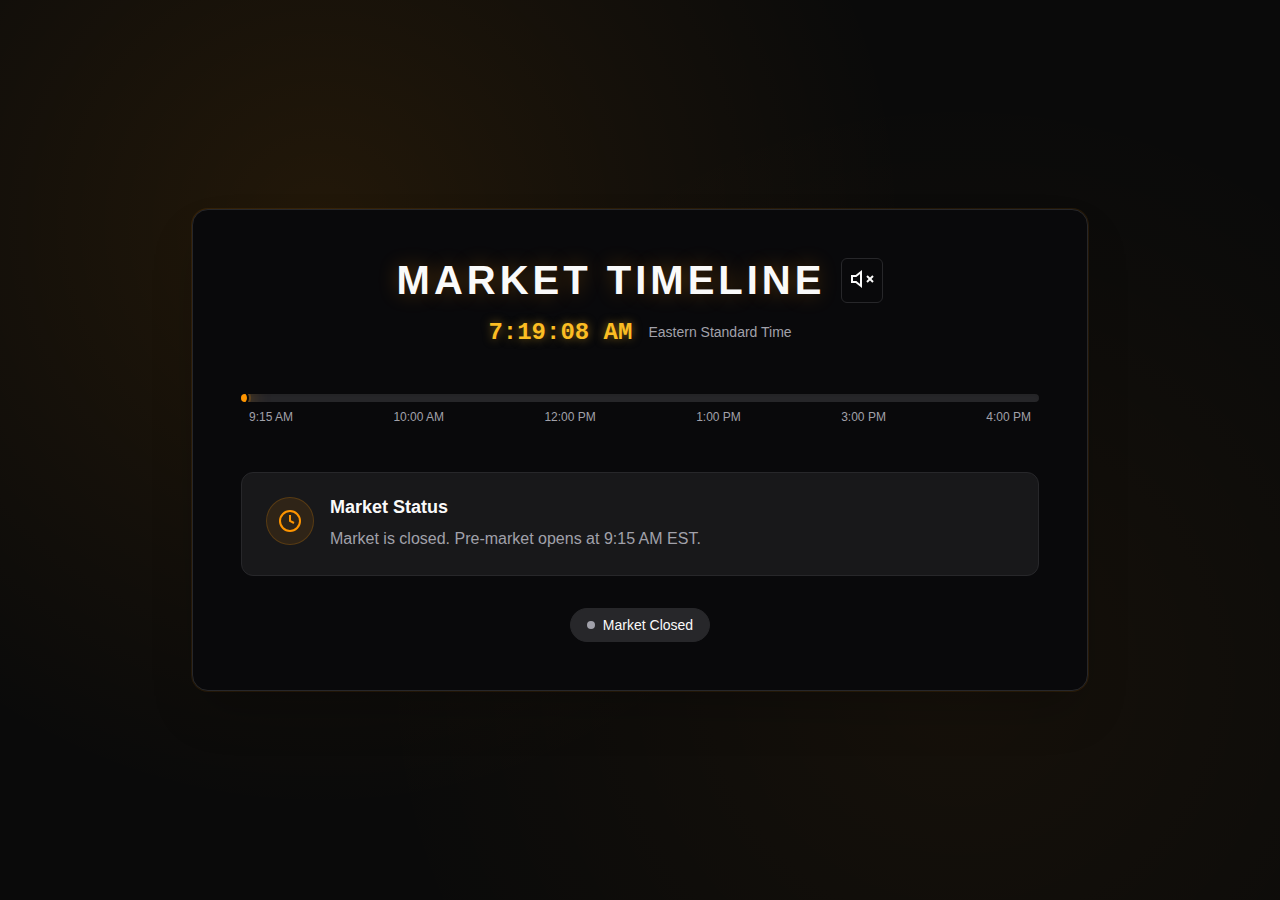
<file: vanilla-version/index.html>
<!DOCTYPE html>
<html lang="en">
<head>
    <meta charset="UTF-8">
    <meta name="viewport" content="width=device-width, initial-scale=1.0">
    <title>Stock Market Clock - Trading Timeline</title>
    <meta name="description" content="Real-time linear stock market clock with contextual trading messages for NYSE hours">
    <link rel="stylesheet" href="styles.css">
</head>
<body>
    <div class="container">
        <div class="clock-card">
            <!-- Header -->
            <div class="header">
                <div class="title-section">
                    <h1 class="title">MARKET TIMELINE</h1>
                    <button id="voiceToggle" class="voice-button">
                        <svg id="volumeIcon" class="icon" viewBox="0 0 24 24" fill="none" stroke="currentColor" stroke-width="2">
                            <polygon points="11 5 6 9 2 9 2 15 6 15 11 19 11 5"></polygon>
                            <path d="M15.54 8.46a5 5 0 0 1 0 7.07"></path>
                            <path d="M19.07 4.93a10 10 0 0 1 0 14.14"></path>
                        </svg>
                    </button>
                </div>
                <div class="time-display">
                    <div class="current-time" id="currentTime">--:--:-- --</div>
                    <div class="timezone">Eastern Standard Time</div>
                </div>
            </div>

            <!-- Timeline -->
            <div class="timeline-container">
                <div class="timeline-track">
                    <div class="timeline-progress" id="timelineProgress"></div>
                    <div class="timeline-marker" id="timelineMarker"></div>
                </div>
                <div class="timeline-labels">
                    <span class="timeline-label">9:15 AM</span>
                    <span class="timeline-label">10:00 AM</span>
                    <span class="timeline-label">12:00 PM</span>
                    <span class="timeline-label">1:00 PM</span>
                    <span class="timeline-label">3:00 PM</span>
                    <span class="timeline-label">4:00 PM</span>
                </div>
            </div>

            <!-- Message Section -->
            <div class="message-section">
                <div class="message-icon" id="messageIcon">
                    <svg class="icon" viewBox="0 0 24 24" fill="none" stroke="currentColor" stroke-width="2">
                        <circle cx="12" cy="12" r="10"></circle>
                        <polyline points="12,6 12,12 16,14"></polyline>
                    </svg>
                </div>
                <div class="message-content">
                    <div class="message-title" id="messageTitle">Market Status</div>
                    <div class="message-text" id="messageText">Loading market data...</div>
                </div>
            </div>

            <!-- Market Status Badge -->
            <div class="status-section">
                <div class="status-badge" id="statusBadge">
                    <div class="status-indicator" id="statusIndicator"></div>
                    <span id="statusText">Loading...</span>
                </div>
            </div>
        </div>
    </div>

    <script src="script.js"></script>
</body>
</html>
</file>
<file: vanilla-version/styles.css>
* {
    margin: 0;
    padding: 0;
    box-sizing: border-box;
}

:root {
    /* Color System */
    --background: 0 0% 3.9%;
    --foreground: 0 0% 98%;
    --primary: 35 100% 50%;
    --secondary: 240 3.7% 15.9%;
    --muted: 240 3.7% 15.9%;
    --accent: 240 3.7% 15.9%;
    --destructive: 0 62.8% 30.6%;
    --border: 240 3.7% 15.9%;
    --input: 240 3.7% 15.9%;
    --ring: 35 100% 50%;
    --card: 240 10% 3.9%;
    --card-foreground: 0 0% 98%;
    --popover: 240 10% 3.9%;
    --popover-foreground: 0 0% 98%;
    --muted-foreground: 240 5% 64.9%;
    --accent-foreground: 0 0% 98%;
    --secondary-foreground: 0 0% 98%;
    --destructive-foreground: 0 0% 98%;

    /* Trading Colors */
    --gold: 43 96% 56%;
    --green: 142 76% 36%;
    --red: 0 84% 60%;
    --warning: 38 92% 50%;

    /* Animations */
    --transition-smooth: all 0.3s cubic-bezier(0.4, 0, 0.2, 1);
}

body {
    background: hsl(var(--background));
    color: hsl(var(--foreground));
    font-family: -apple-system, BlinkMacSystemFont, 'Segoe UI', 'Roboto', sans-serif;
    min-height: 100vh;
    overflow-x: hidden;
    background-image: 
        radial-gradient(circle at 25% 25%, hsl(var(--primary) / 0.1) 0%, transparent 50%),
        radial-gradient(circle at 75% 75%, hsl(var(--primary) / 0.05) 0%, transparent 50%);
}

.container {
    min-height: 100vh;
    display: flex;
    align-items: center;
    justify-content: center;
    padding: 1rem;
}

.clock-card {
    width: 100%;
    max-width: 56rem;
    background: hsl(var(--card));
    border: 1px solid hsl(var(--border));
    border-radius: 1rem;
    padding: 3rem;
    box-shadow: 
        0 25px 50px -12px hsl(0 0% 0% / 0.25),
        0 0 0 1px hsl(var(--primary) / 0.1);
    animation: fade-in 1s ease-out;
}

.header {
    text-align: center;
    margin-bottom: 2rem;
}

.title-section {
    display: flex;
    align-items: center;
    justify-content: center;
    gap: 1rem;
    margin-bottom: 1rem;
}

.title {
    font-size: 2.5rem;
    font-weight: 700;
    color: hsl(var(--foreground));
    letter-spacing: 0.1em;
    text-shadow: 0 0 20px hsl(var(--primary) / 0.3);
}

.voice-button {
    background: transparent;
    border: 1px solid hsl(var(--border));
    border-radius: 0.375rem;
    padding: 0.5rem;
    color: hsl(var(--foreground));
    cursor: pointer;
    transition: var(--transition-smooth);
}

.voice-button:hover {
    background: hsl(var(--accent));
    border-color: hsl(var(--primary));
}

.voice-button.active {
    color: hsl(var(--primary));
    border-color: hsl(var(--primary));
}

.time-display {
    display: flex;
    align-items: center;
    justify-content: center;
    gap: 1rem;
    flex-wrap: wrap;
}

.current-time {
    font-size: 1.5rem;
    font-family: 'Courier New', monospace;
    color: hsl(var(--gold));
    font-weight: 700;
    text-shadow: 0 0 10px hsl(var(--gold) / 0.5);
}

.timezone {
    font-size: 0.875rem;
    color: hsl(var(--muted-foreground));
    font-weight: 500;
}

.timeline-container {
    margin: 3rem 0;
}

.timeline-track {
    position: relative;
    height: 0.5rem;
    background: hsl(var(--muted));
    border-radius: 9999px;
    overflow: hidden;
    box-shadow: inset 0 2px 4px hsl(0 0% 0% / 0.1);
}

.timeline-progress {
    height: 100%;
    background: linear-gradient(90deg, 
        hsl(var(--primary)) 0%, 
        hsl(var(--gold)) 50%, 
        hsl(var(--green)) 100%);
    border-radius: 9999px;
    transition: width 1s ease-out;
    box-shadow: 0 0 20px hsl(var(--primary) / 0.5);
    width: 0%;
}

.timeline-marker {
    position: absolute;
    top: 50%;
    width: 1rem;
    height: 1rem;
    background: hsl(var(--primary));
    border: 2px solid hsl(var(--background));
    border-radius: 50%;
    transform: translate(-50%, -50%);
    box-shadow: 
        0 0 0 2px hsl(var(--primary) / 0.2),
        0 0 20px hsl(var(--primary) / 0.5);
    transition: left 1s ease-out;
    animation: pulse 2s infinite;
    left: 0%;
}

.timeline-labels {
    display: flex;
    justify-content: space-between;
    margin-top: 0.5rem;
    padding: 0 0.5rem;
}

.timeline-label {
    font-size: 0.75rem;
    color: hsl(var(--muted-foreground));
    font-weight: 500;
}

.message-section {
    display: flex;
    align-items: flex-start;
    gap: 1rem;
    padding: 1.5rem;
    background: hsl(var(--muted) / 0.5);
    border: 1px solid hsl(var(--border));
    border-radius: 0.75rem;
    margin: 2rem 0;
    animation: fade-in 0.5s ease-out;
}

.message-icon {
    flex-shrink: 0;
    width: 3rem;
    height: 3rem;
    display: flex;
    align-items: center;
    justify-content: center;
    background: hsl(var(--primary) / 0.1);
    border: 1px solid hsl(var(--primary) / 0.2);
    border-radius: 50%;
    color: hsl(var(--primary));
}

.message-content {
    flex: 1;
}

.message-title {
    font-size: 1.125rem;
    font-weight: 600;
    color: hsl(var(--foreground));
    margin-bottom: 0.5rem;
}

.message-text {
    color: hsl(var(--muted-foreground));
    line-height: 1.6;
}

.status-section {
    display: flex;
    justify-content: center;
}

.status-badge {
    display: inline-flex;
    align-items: center;
    gap: 0.5rem;
    padding: 0.5rem 1rem;
    background: hsl(var(--secondary));
    border: 1px solid hsl(var(--border));
    border-radius: 9999px;
    font-size: 0.875rem;
    font-weight: 500;
}

.status-indicator {
    width: 0.5rem;
    height: 0.5rem;
    border-radius: 50%;
    animation: pulse 2s infinite;
}

.status-indicator.pre-market {
    background: hsl(var(--warning));
}

.status-indicator.market-open {
    background: hsl(var(--green));
}

.status-indicator.after-hours {
    background: hsl(var(--red));
}

.status-indicator.market-closed {
    background: hsl(var(--muted-foreground));
}

.icon {
    width: 1.5rem;
    height: 1.5rem;
}

/* Animations */
@keyframes fade-in {
    from {
        opacity: 0;
        transform: translateY(20px);
    }
    to {
        opacity: 1;
        transform: translateY(0);
    }
}

@keyframes pulse {
    0%, 100% {
        opacity: 1;
    }
    50% {
        opacity: 0.5;
    }
}

/* Responsive Design */
@media (max-width: 768px) {
    .clock-card {
        padding: 1.5rem;
    }
    
    .title {
        font-size: 2rem;
    }
    
    .current-time {
        font-size: 1.25rem;
    }
    
    .timeline-labels {
        font-size: 0.625rem;
    }
    
    .message-section {
        flex-direction: column;
        text-align: center;
    }
}
</file>
